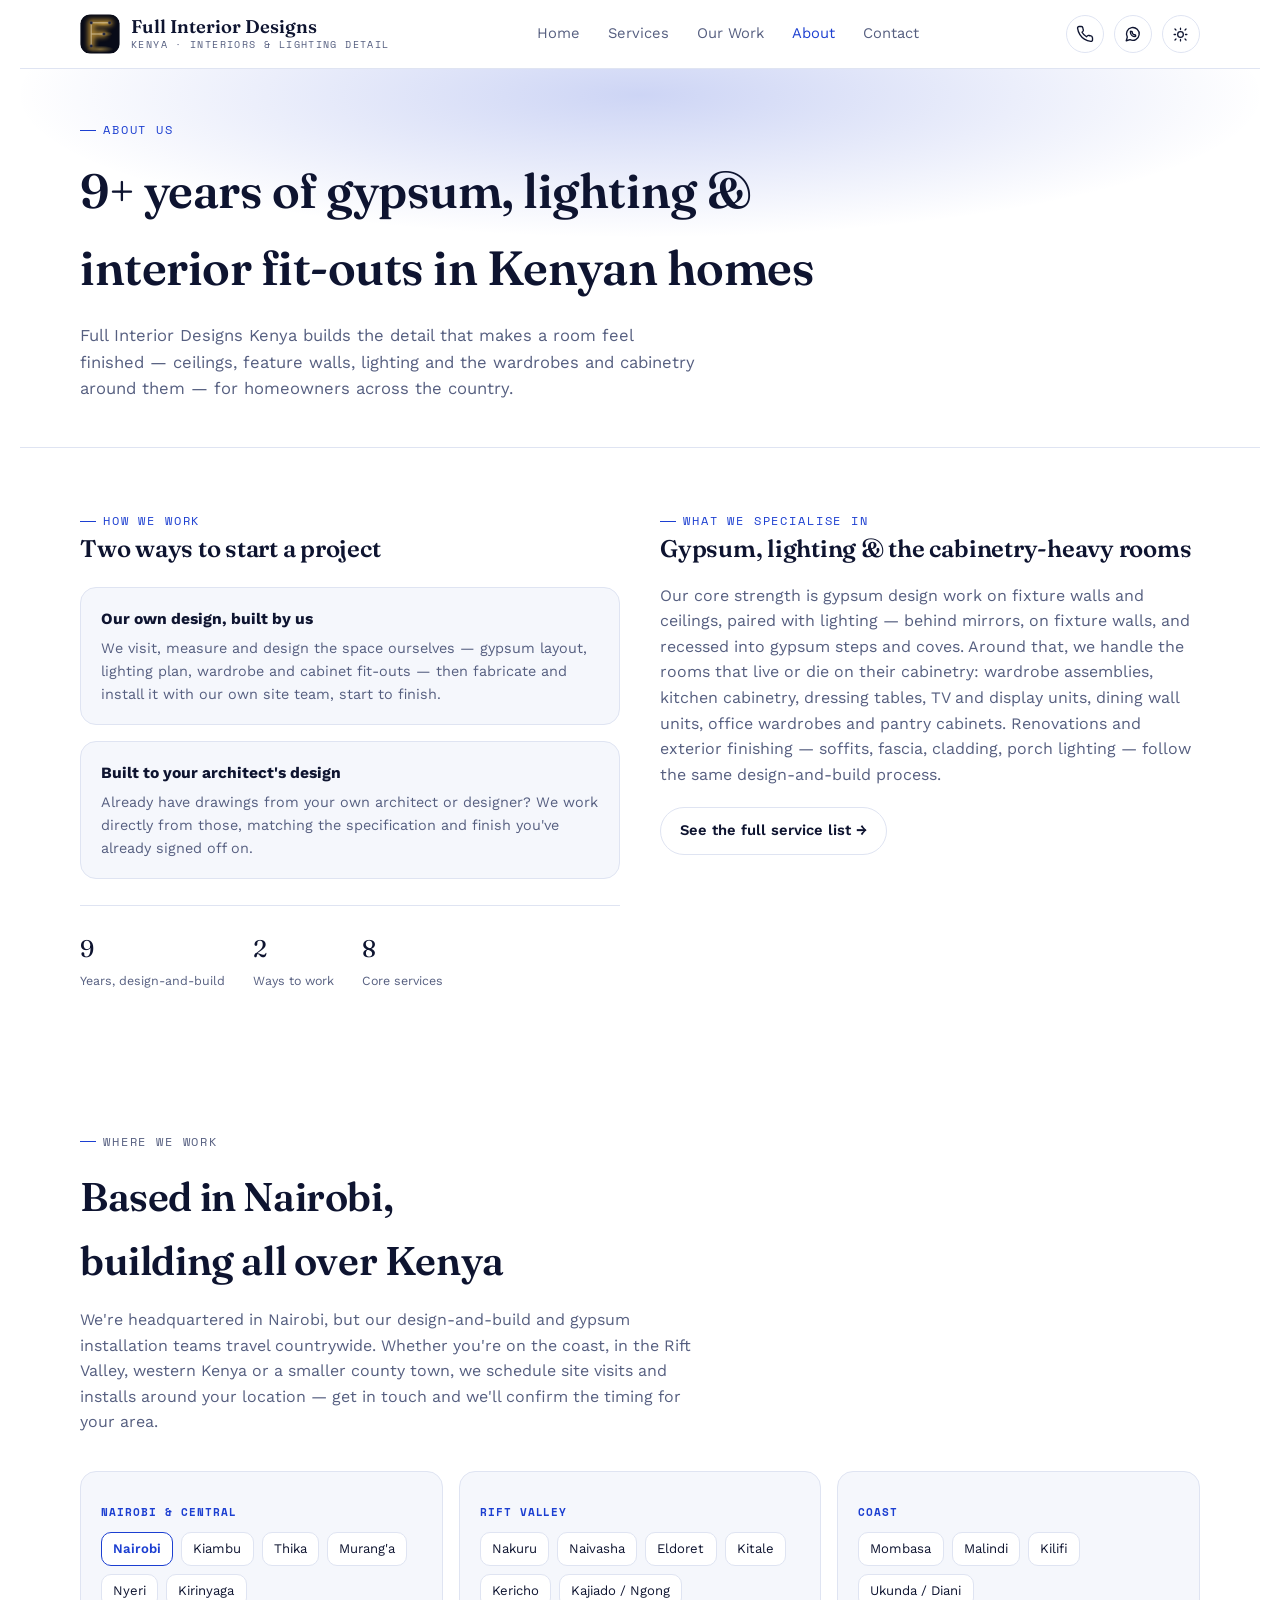
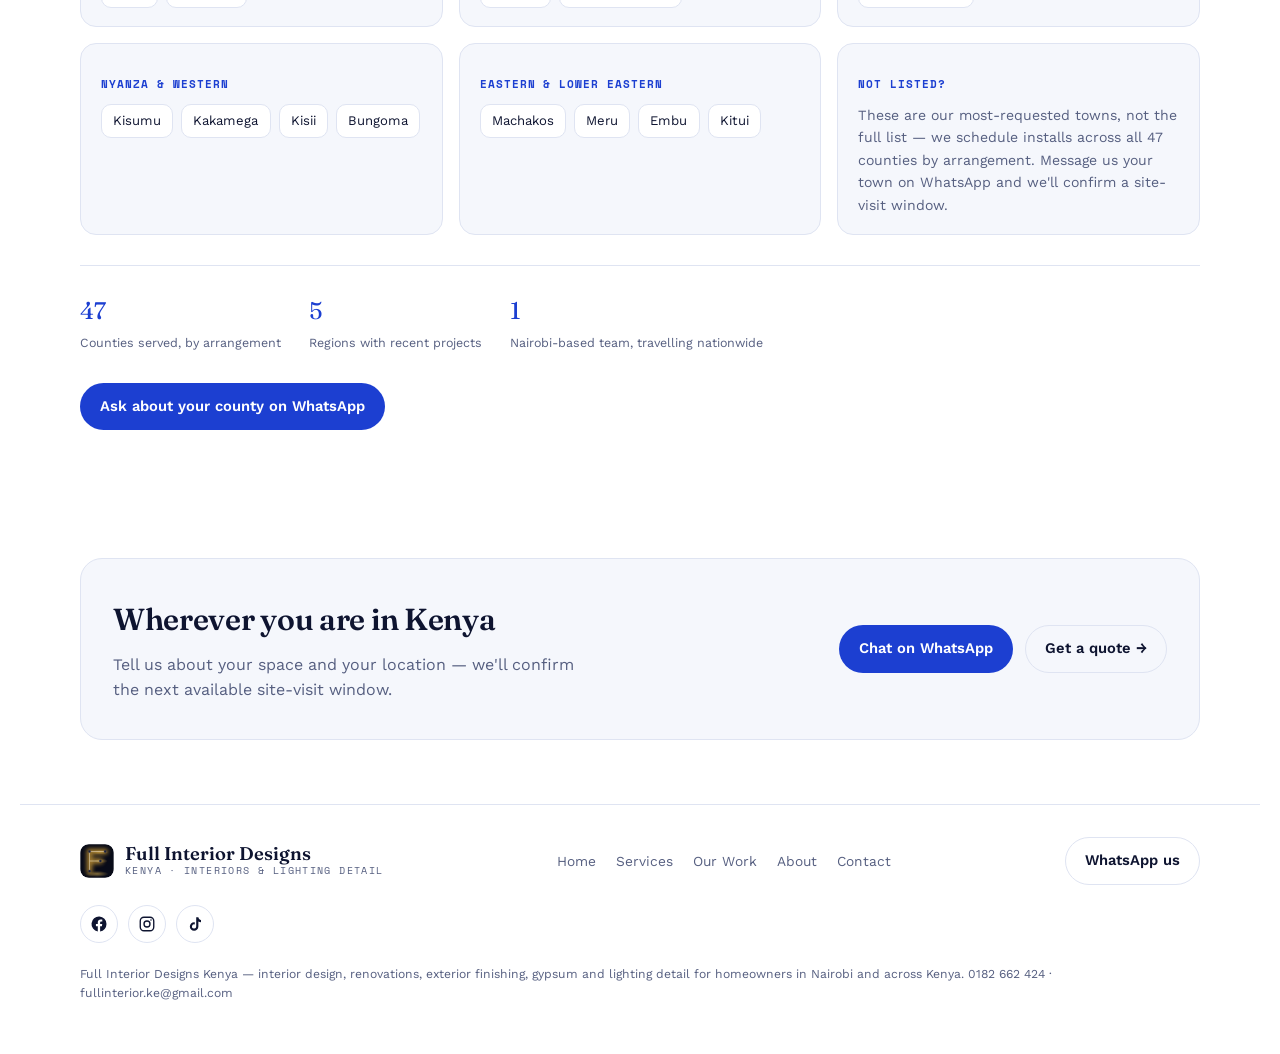
<file: about.html>
<!doctype html>
<html lang="en">
<head>
<meta charset="UTF-8">
<meta name="viewport" content="width=device-width, initial-scale=1.0">
<title>About — Full Interior Designs Kenya</title>
<!-- Google tag (gtag.js) -->
<script async src="https://www.googletagmanager.com/gtag/js?id=AW-18522093896"></script>
<script>
  window.dataLayer = window.dataLayer || [];
  function gtag(){dataLayer.push(arguments);}
  gtag('js', new Date());

  gtag('config', 'AW-18522093896');
</script>
<!-- Meta Pixel Code -->
<script>
!function(f,b,e,v,n,t,s)
{if(f.fbq)return;n=f.fbq=function(){n.callMethod?
n.callMethod.apply(n,arguments):n.queue.push(arguments)};
if(!f._fbq)f._fbq=n;n.push=n;n.loaded=!0;n.version='2.0';
n.queue=[];t=b.createElement(e);t.async=!0;
t.src=v;s=b.getElementsByTagName(e)[0];
s.parentNode.insertBefore(t,s)}(window,document,'script',
'https://connect.facebook.net/en_US/fbevents.js');
 fbq('init', '1628887175398166'); 
fbq('track', 'PageView');
</script>
<noscript>
 <img height="1" width="1" 
src="https://www.facebook.com/tr?id=1628887175398166&ev=PageView
&noscript=1"/>
</noscript>
<!-- End Meta Pixel Code -->
<script>
  (function(){
    try{
      var t = localStorage.getItem('fidk-theme');
      document.documentElement.setAttribute('data-theme', t === 'dark' ? 'dark' : 'light');
    }catch(e){
      document.documentElement.setAttribute('data-theme','light');
    }
  })();
</script>
<link rel="preconnect" href="https://fonts.googleapis.com">
<link rel="preconnect" href="https://fonts.gstatic.com" crossorigin>
<link href="https://fonts.googleapis.com/css2?family=Fraunces:ital,opsz,wght@0,9..144,300;0,9..144,500;0,9..144,600;1,9..144,500&family=Work+Sans:wght@400;500;600&family=Space+Mono:wght@400;700&display=swap" rel="stylesheet">
<link rel="stylesheet" href="styles.css">
<meta name="description" content="9+ years of design-and-build gypsum, lighting and interior fit-out work. Based in Nairobi, Full Interior Designs Kenya serves all 47 counties across Kenya.">
<meta name="robots" content="index, follow">
<meta name="theme-color" content="#1c3fd1">
<link rel="canonical" href="https://www.fullinteriordesigns.co.ke/about.html">
<link rel="icon" href="/favicon.ico" sizes="48x48">
<link rel="icon" type="image/svg+xml" href="/favicon.svg">
<link rel="icon" type="image/png" sizes="192x192" href="/favicon-192.png">
<link rel="apple-touch-icon" href="/apple-touch-icon.png">

<meta property="og:type" content="website">
<meta property="og:site_name" content="Full Interior Designs Kenya">
<meta property="og:title" content="About — Full Interior Designs Kenya">
<meta property="og:description" content="9+ years of design-and-build gypsum, lighting and interior fit-out work. Based in Nairobi, Full Interior Designs Kenya serves all 47 counties across Kenya.">
<meta property="og:url" content="https://www.fullinteriordesigns.co.ke/about.html">
<meta property="og:image" content="https://www.fullinteriordesigns.co.ke/images/living-room-feature-wall.jpg">
<meta property="og:locale" content="en_KE">

<meta name="twitter:card" content="summary_large_image">
<meta name="twitter:title" content="About — Full Interior Designs Kenya">
<meta name="twitter:description" content="9+ years of design-and-build gypsum, lighting and interior fit-out work. Based in Nairobi, Full Interior Designs Kenya serves all 47 counties across Kenya.">
<meta name="twitter:image" content="https://www.fullinteriordesigns.co.ke/images/living-room-feature-wall.jpg">

<script type="application/ld+json">
{
  "@context": "https://schema.org",
  "@type": "HomeAndConstructionBusiness",
  "name": "Full Interior Designs Kenya",
  "image": "https://www.fullinteriordesigns.co.ke/images/gypsum-feature-wall.jpg",
  "url": "https://www.fullinteriordesigns.co.ke",
  "telephone": "+254182662424",
  "email": "fullinterior.ke@gmail.com",
  "priceRange": "$$",
  "description": "Interior design, renovations, exterior finishing, gypsum ceilings and feature walls, recessed and mirror lighting, wardrobe assemblies and kitchen cabinet fit-outs for homeowners across Kenya.",
  "address": {
    "@type": "PostalAddress",
    "addressLocality": "Nairobi",
    "addressCountry": "KE"
  },
  "areaServed": {
    "@type": "Country",
    "name": "Kenya"
  },
  "sameAs": ["https://www.instagram.com/full.interior.designs/", "https://www.tiktok.com/@full.interior.designs", "https://www.facebook.com/share/1GZh3CwdiK/"]
}
</script>
</head>
<body>

<nav class="nav" id="nav">
  <div class="nav-row wrap">
    <a class="brand" href="index.html">
      <span class="logo-mark" aria-hidden="true">
        <svg viewBox="0 0 100 100" role="img">
          <defs>
            <linearGradient id="ledCore" x1="0%" y1="0%" x2="100%" y2="100%">
              <stop offset="0%" stop-color="#fff3cf"/>
              <stop offset="45%" stop-color="#ffd166"/>
              <stop offset="100%" stop-color="#c8922e"/>
            </linearGradient>
            <radialGradient id="ledGlow" cx="50%" cy="50%" r="50%">
              <stop offset="0%" stop-color="#ffcf5c" stop-opacity="0.9"/>
              <stop offset="100%" stop-color="#ffcf5c" stop-opacity="0"/>
            </radialGradient>
            <filter id="softBlur" x="-60%" y="-60%" width="220%" height="220%">
              <feGaussianBlur stdDeviation="4.2"/>
            </filter>
            <filter id="bigBlur" x="-80%" y="-80%" width="260%" height="260%">
              <feGaussianBlur stdDeviation="7"/>
            </filter>
          </defs>
          <rect x="1" y="1" width="98" height="98" rx="22" fill="#080b18"/>
          <ellipse cx="50" cy="88" rx="34" ry="9" fill="url(#ledGlow)" opacity="0.55"/>
          <ellipse cx="62" cy="50" rx="20" ry="7" fill="url(#ledGlow)" opacity="0.4"/>
          <ellipse cx="58" cy="24" rx="26" ry="7" fill="url(#ledGlow)" opacity="0.45"/>
          <g filter="url(#bigBlur)" stroke="#f6b93b" stroke-linecap="round" fill="none" opacity="0.65">
            <path d="M28,22 L28,80" stroke-width="16"/>
            <path d="M28,22 L74,22" stroke-width="16"/>
            <path d="M28,50 L60,50" stroke-width="16"/>
          </g>
          <g stroke-linecap="round" fill="none">
            <path d="M28,22 L28,80" stroke="url(#ledCore)" stroke-width="7" filter="url(#softBlur)" opacity="0.9"/>
            <path d="M28,22 L28,80" stroke="url(#ledCore)" stroke-width="5"/>
            <path d="M28,22 L74,22" stroke="url(#ledCore)" stroke-width="7" filter="url(#softBlur)" opacity="0.9"/>
            <path d="M28,22 L74,22" stroke="url(#ledCore)" stroke-width="5"/>
            <path d="M28,50 L60,50" stroke="url(#ledCore)" stroke-width="7" filter="url(#softBlur)" opacity="0.9"/>
            <path d="M28,50 L60,50" stroke="url(#ledCore)" stroke-width="5"/>
          </g>
          <g stroke="#fff8e6" stroke-linecap="round" fill="none" opacity="0.85">
            <path d="M28,24 L28,78" stroke-width="1.6"/>
            <path d="M30,22 L72,22" stroke-width="1.6"/>
            <path d="M30,50 L58,50" stroke-width="1.6"/>
          </g>
          <g fill="#1c2136" stroke="#3a4066" stroke-width="1">
            <circle cx="28" cy="22" r="3.4"/>
            <circle cx="28" cy="80" r="3.4"/>
            <circle cx="74" cy="22" r="3.4"/>
            <circle cx="60" cy="50" r="3.4"/>
          </g>
        </svg>
      </span>
      <span class="brand-text">
        <strong>Full Interior Designs</strong>
        <span>Kenya · Interiors &amp; Lighting Detail</span>
      </span>
    </a>
    <ul class="nav-links">
      <li><a href="index.html">Home</a></li>
      <li><a href="services.html">Services</a></li>
      <li><a href="work.html">Our Work</a></li>
      <li><a href="about.html" aria-current="page">About</a></li>
      <li><a href="contact.html">Contact</a></li>
    </ul>
    <div class="nav-actions">
      <a class="icon-btn" href="tel:+254182662424" aria-label="Call Full Interior Designs Kenya">
        <svg width="18" height="18" viewBox="0 0 24 24" fill="none" stroke="currentColor" stroke-width="1.8" stroke-linecap="round" stroke-linejoin="round"><path d="M22 16.9v3a2 2 0 0 1-2.2 2 19.8 19.8 0 0 1-8.6-3.1 19.5 19.5 0 0 1-6-6A19.8 19.8 0 0 1 2.1 4.2 2 2 0 0 1 4.1 2h3a2 2 0 0 1 2 1.7c.1.9.3 1.8.6 2.7a2 2 0 0 1-.5 2.1L8 9.7a16 16 0 0 0 6 6l1.2-1.2a2 2 0 0 1 2.1-.5c.9.3 1.8.5 2.7.6a2 2 0 0 1 1.7 2z"/></svg>
      </a>
      <a class="icon-btn" href="https://wa.me/254182662424" target="_blank" rel="noopener" aria-label="Chat on WhatsApp">
        <svg width="18" height="18" viewBox="0 0 24 24" fill="none" stroke="currentColor" stroke-width="1.8" stroke-linecap="round" stroke-linejoin="round"><path d="M3 21l1.4-4.9A8.5 8.5 0 1 1 8 19.5z"/><path d="M8.5 9.2c0 3.6 2.7 6.3 6.3 6.3.6 0 .9-.4.8-1l-.3-1.1a.9.9 0 0 0-.9-.6l-1.1.2a5 5 0 0 1-2.3-2.3l.2-1.1a.9.9 0 0 0-.6-.9L9.5 8.4c-.6-.1-1 .2-1 .8z"/></svg>
      </a>
      <button class="icon-btn theme-toggle" id="themeToggle" aria-label="Switch to white mode" type="button">
        <svg class="sun" viewBox="0 0 24 24" fill="none" stroke="currentColor" stroke-width="1.8" stroke-linecap="round" stroke-linejoin="round"><circle cx="12" cy="12" r="4"/><path d="M12 3v2M12 19v2M4.2 4.2l1.4 1.4M18.4 18.4l1.4 1.4M3 12h2M19 12h2M4.2 19.8l1.4-1.4M18.4 5.6l1.4-1.4"/></svg>
        <svg class="moon" viewBox="0 0 24 24" fill="none" stroke="currentColor" stroke-width="1.8" stroke-linecap="round" stroke-linejoin="round"><path d="M20 14.5A8.5 8.5 0 1 1 9.5 4a7 7 0 0 0 10.5 10.5z"/></svg>
      </button>
      <button class="menu-toggle" id="menuToggle" aria-label="Toggle menu" aria-expanded="false">
        <svg width="18" height="18" viewBox="0 0 24 24" fill="none" stroke="currentColor" stroke-width="1.8" stroke-linecap="round"><path d="M4 7h16M4 12h16M4 17h16"/></svg>
      </button>
    </div>
  </div>
</nav>

<main>

  <section class="page-header">
    <div class="hero-glow" aria-hidden="true"></div>
    <div class="wrap">
      <p class="eyebrow">About us</p>
      <h1><span class="years-count">9</span>+ years of gypsum, lighting &amp; interior fit-outs in Kenyan homes</h1>
      <p class="lead">Full Interior Designs Kenya builds the detail that makes a room feel finished — ceilings, feature walls, lighting and the wardrobes and cabinetry around them — for homeowners across the country.</p>
    </div>
  </section>

  <section id="story">
    <div class="wrap story">
      <div>
        <p class="eyebrow">How we work</p>
        <h2>Two ways to start a project</h2>
        <ul class="way-list">
          <li>
            <h4>Our own design, built by us</h4>
            <p>We visit, measure and design the space ourselves — gypsum layout, lighting plan, wardrobe and cabinet fit-outs — then fabricate and install it with our own site team, start to finish.</p>
          </li>
          <li>
            <h4>Built to your architect's design</h4>
            <p>Already have drawings from your own architect or designer? We work directly from those, matching the specification and finish you've already signed off on.</p>
          </li>
        </ul>
        <div class="stat-row">
          <div><span class="num mono years-count">9</span><span class="lbl">Years, design-and-build</span></div>
          <div><span class="num mono">2</span><span class="lbl">Ways to work</span></div>
          <div><span class="num mono">8</span><span class="lbl">Core services</span></div>
        </div>
      </div>
      <div>
        <p class="eyebrow">What we specialise in</p>
        <h2>Gypsum, lighting &amp; the cabinetry-heavy rooms</h2>
        <p style="margin-top:14px;color:var(--ink-soft);">Our core strength is gypsum design work on fixture walls and ceilings, paired with lighting — behind mirrors, on fixture walls, and recessed into gypsum steps and coves. Around that, we handle the rooms that live or die on their cabinetry: wardrobe assemblies, kitchen cabinetry, dressing tables, TV and display units, dining wall units, office wardrobes and pantry cabinets. Renovations and exterior finishing — soffits, fascia, cladding, porch lighting — follow the same design-and-build process.</p>
        <div style="margin-top:20px;">
          <a class="btn btn-ghost" href="services.html">See the full service list →</a>
        </div>
      </div>
    </div>
  </section>

  <section id="coverage">
    <div class="wrap coverage-full">
      <div class="section-head">
        <p class="eyebrow">Where we work</p>
        <h2>Based in Nairobi, building all over Kenya</h2>
        <p>We're headquartered in Nairobi, but our design-and-build and gypsum installation teams travel countrywide. Whether you're on the coast, in the Rift Valley, western Kenya or a smaller county town, we schedule site visits and installs around your location — get in touch and we'll confirm the timing for your area.</p>
      </div>

      <div class="region-grid">
        <div class="region-card">
          <h4>Nairobi &amp; Central</h4>
          <div class="town-list">
            <span class="town primary">Nairobi</span>
            <span class="town">Kiambu</span>
            <span class="town">Thika</span>
            <span class="town">Murang'a</span>
            <span class="town">Nyeri</span>
            <span class="town">Kirinyaga</span>
          </div>
        </div>
        <div class="region-card">
          <h4>Rift Valley</h4>
          <div class="town-list">
            <span class="town">Nakuru</span>
            <span class="town">Naivasha</span>
            <span class="town">Eldoret</span>
            <span class="town">Kitale</span>
            <span class="town">Kericho</span>
            <span class="town">Kajiado / Ngong</span>
          </div>
        </div>
        <div class="region-card">
          <h4>Coast</h4>
          <div class="town-list">
            <span class="town">Mombasa</span>
            <span class="town">Malindi</span>
            <span class="town">Kilifi</span>
            <span class="town">Ukunda / Diani</span>
          </div>
        </div>
        <div class="region-card">
          <h4>Nyanza &amp; Western</h4>
          <div class="town-list">
            <span class="town">Kisumu</span>
            <span class="town">Kakamega</span>
            <span class="town">Kisii</span>
            <span class="town">Bungoma</span>
          </div>
        </div>
        <div class="region-card">
          <h4>Eastern &amp; Lower Eastern</h4>
          <div class="town-list">
            <span class="town">Machakos</span>
            <span class="town">Meru</span>
            <span class="town">Embu</span>
            <span class="town">Kitui</span>
          </div>
        </div>
        <div class="region-card">
          <h4>Not listed?</h4>
          <p style="color:var(--ink-soft);font-size:.88rem;">These are our most-requested towns, not the full list — we schedule installs across all 47 counties by arrangement. Message us your town on WhatsApp and we'll confirm a site-visit window.</p>
        </div>
      </div>

      <div class="coverage-stats">
        <div><span class="num">47</span><span class="lbl">Counties served, by arrangement</span></div>
        <div><span class="num">5</span><span class="lbl">Regions with recent projects</span></div>
        <div><span class="num">1</span><span class="lbl">Nairobi-based team, travelling nationwide</span></div>
      </div>

      <div style="margin-top:30px;">
        <a class="btn btn-accent" href="https://wa.me/254182662424?text=Hi%2C%20I%27m%20in%20___%20county%20and%20interested%20in%20___." target="_blank" rel="noopener">Ask about your county on WhatsApp</a>
      </div>
    </div>
  </section>

  <section id="cta">
    <div class="wrap">
      <div class="cta-band">
        <div>
          <h2>Wherever you are in Kenya</h2>
          <p>Tell us about your space and your location — we'll confirm the next available site-visit window.</p>
        </div>
        <div class="cta-actions">
          <a class="btn btn-accent" href="https://wa.me/254182662424?text=Hi%20Full%20Interior%20Designs%2C%20I%27d%20like%20a%20quote." target="_blank" rel="noopener">Chat on WhatsApp</a>
          <a class="btn btn-ghost" href="contact.html">Get a quote →</a>
        </div>
      </div>
    </div>
  </section>

</main>

<footer>
  <div class="wrap">
    <div class="foot-row">
      <a class="brand" href="index.html">
        <span class="logo-mark" aria-hidden="true">
        <svg viewBox="0 0 100 100" role="img">
          <defs>
            <linearGradient id="ledCore" x1="0%" y1="0%" x2="100%" y2="100%">
              <stop offset="0%" stop-color="#fff3cf"/>
              <stop offset="45%" stop-color="#ffd166"/>
              <stop offset="100%" stop-color="#c8922e"/>
            </linearGradient>
            <radialGradient id="ledGlow" cx="50%" cy="50%" r="50%">
              <stop offset="0%" stop-color="#ffcf5c" stop-opacity="0.9"/>
              <stop offset="100%" stop-color="#ffcf5c" stop-opacity="0"/>
            </radialGradient>
            <filter id="softBlur" x="-60%" y="-60%" width="220%" height="220%">
              <feGaussianBlur stdDeviation="4.2"/>
            </filter>
            <filter id="bigBlur" x="-80%" y="-80%" width="260%" height="260%">
              <feGaussianBlur stdDeviation="7"/>
            </filter>
          </defs>
          <rect x="1" y="1" width="98" height="98" rx="22" fill="#080b18"/>
          <ellipse cx="50" cy="88" rx="34" ry="9" fill="url(#ledGlow)" opacity="0.55"/>
          <ellipse cx="62" cy="50" rx="20" ry="7" fill="url(#ledGlow)" opacity="0.4"/>
          <ellipse cx="58" cy="24" rx="26" ry="7" fill="url(#ledGlow)" opacity="0.45"/>
          <g filter="url(#bigBlur)" stroke="#f6b93b" stroke-linecap="round" fill="none" opacity="0.65">
            <path d="M28,22 L28,80" stroke-width="16"/>
            <path d="M28,22 L74,22" stroke-width="16"/>
            <path d="M28,50 L60,50" stroke-width="16"/>
          </g>
          <g stroke-linecap="round" fill="none">
            <path d="M28,22 L28,80" stroke="url(#ledCore)" stroke-width="7" filter="url(#softBlur)" opacity="0.9"/>
            <path d="M28,22 L28,80" stroke="url(#ledCore)" stroke-width="5"/>
            <path d="M28,22 L74,22" stroke="url(#ledCore)" stroke-width="7" filter="url(#softBlur)" opacity="0.9"/>
            <path d="M28,22 L74,22" stroke="url(#ledCore)" stroke-width="5"/>
            <path d="M28,50 L60,50" stroke="url(#ledCore)" stroke-width="7" filter="url(#softBlur)" opacity="0.9"/>
            <path d="M28,50 L60,50" stroke="url(#ledCore)" stroke-width="5"/>
          </g>
          <g stroke="#fff8e6" stroke-linecap="round" fill="none" opacity="0.85">
            <path d="M28,24 L28,78" stroke-width="1.6"/>
            <path d="M30,22 L72,22" stroke-width="1.6"/>
            <path d="M30,50 L58,50" stroke-width="1.6"/>
          </g>
          <g fill="#1c2136" stroke="#3a4066" stroke-width="1">
            <circle cx="28" cy="22" r="3.4"/>
            <circle cx="28" cy="80" r="3.4"/>
            <circle cx="74" cy="22" r="3.4"/>
            <circle cx="60" cy="50" r="3.4"/>
          </g>
        </svg>
      </span>
        <span class="brand-text">
          <strong>Full Interior Designs</strong>
          <span>Kenya · Interiors &amp; Lighting Detail</span>
        </span>
      </a>
      <ul class="foot-links">
        <li><a href="index.html">Home</a></li>
        <li><a href="services.html">Services</a></li>
        <li><a href="work.html">Our Work</a></li>
        <li><a href="about.html">About</a></li>
        <li><a href="contact.html">Contact</a></li>
      </ul>
      <a class="btn btn-ghost" href="https://wa.me/254182662424" target="_blank" rel="noopener">WhatsApp us</a>
    </div>
    <div class="foot-social">
      <a class="icon-btn" href="https://www.facebook.com/share/1GZh3CwdiK/" target="_blank" rel="noopener me" aria-label="Facebook" title="Facebook">
        <svg width="18" height="18" viewBox="0 0 24 24" fill="currentColor"><path d="M22 12a10 10 0 1 0-11.6 9.9v-7H7.9V12h2.5V9.8c0-2.5 1.5-3.9 3.8-3.9 1.1 0 2.2.2 2.2.2v2.4h-1.3c-1.2 0-1.6.8-1.6 1.6V12h2.8l-.4 2.9h-2.4v7A10 10 0 0 0 22 12z"/></svg>
      </a>
      <a class="icon-btn" href="https://www.instagram.com/full.interior.designs/" target="_blank" rel="noopener me" aria-label="Instagram" title="Instagram">
        <svg width="18" height="18" viewBox="0 0 24 24" fill="none" stroke="currentColor" stroke-width="1.8" stroke-linecap="round" stroke-linejoin="round"><rect x="3" y="3" width="18" height="18" rx="5"/><circle cx="12" cy="12" r="4"/><circle cx="17.3" cy="6.7" r="1" fill="currentColor" stroke="none"/></svg>
      </a>
      <a class="icon-btn" href="https://www.tiktok.com/@full.interior.designs" target="_blank" rel="noopener me" aria-label="TikTok" title="TikTok">
        <svg width="18" height="18" viewBox="0 0 24 24" fill="currentColor"><path d="M16.5 3c.3 1.9 1.6 3.4 3.5 3.8v2.9a6.6 6.6 0 0 1-3.5-1v6.6a5.7 5.7 0 1 1-5.7-5.7c.3 0 .6 0 .9.1v2.9a2.8 2.8 0 1 0 1.9 2.7V3z"/></svg>
      </a>
    </div>
    <p class="fineprint">Full Interior Designs Kenya — interior design, renovations, exterior finishing, gypsum and lighting detail for homeowners in Nairobi and across Kenya. 0182 662 424 · fullinterior.ke@gmail.com</p>
  </div>
</footer>

<script src="script.js"></script>
</body>
</html>
</file>
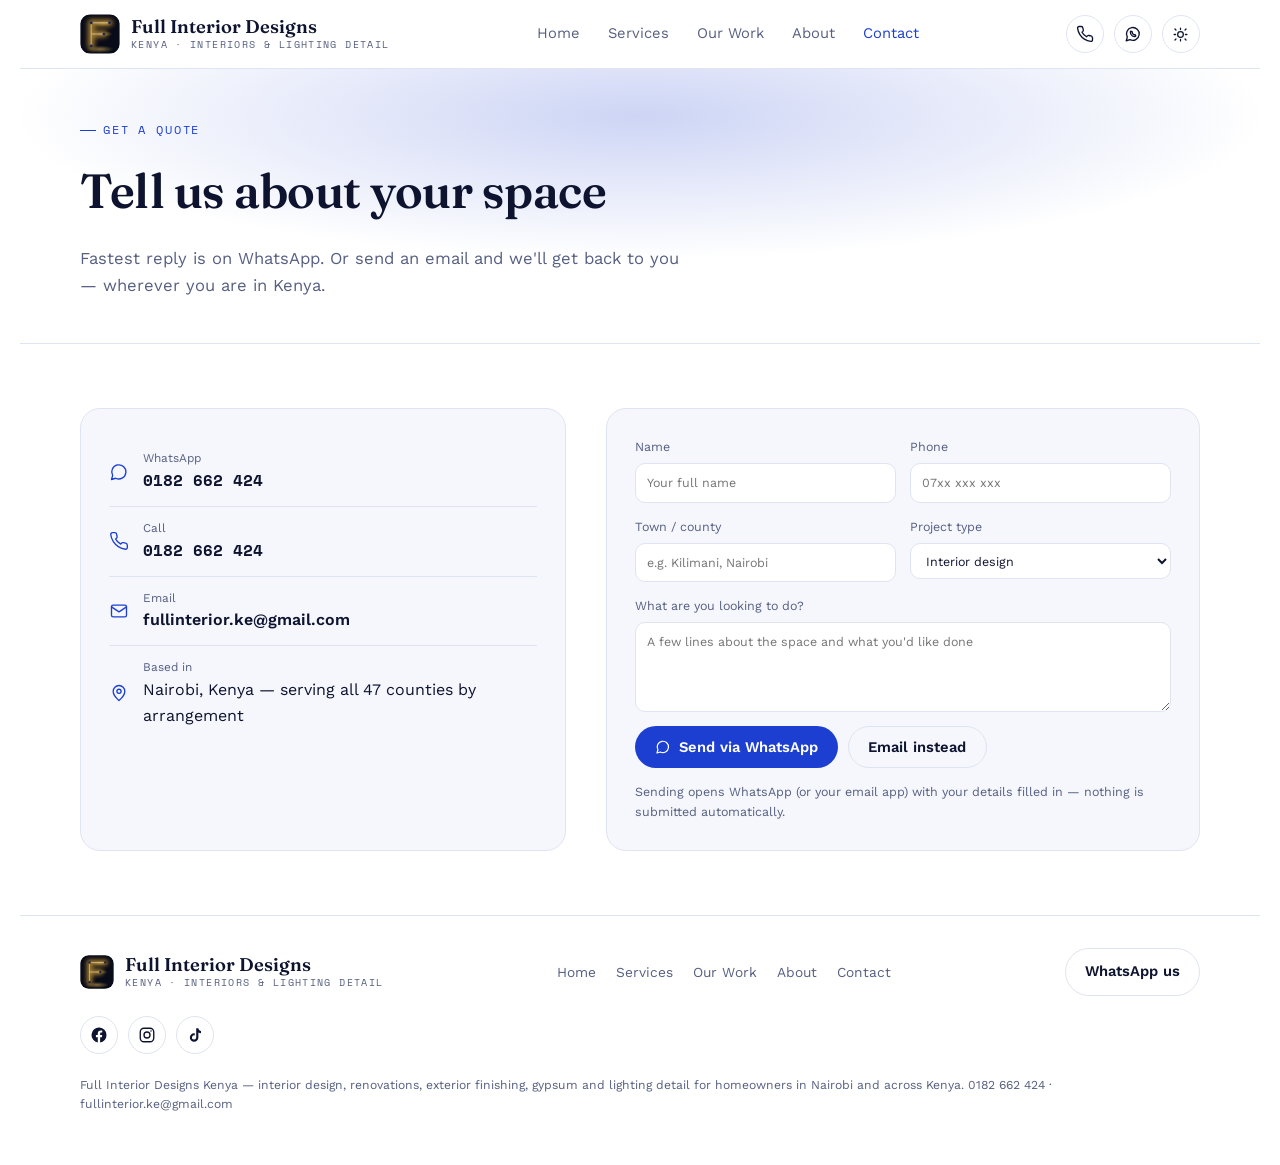
<file: contact.html>
<!doctype html>
<html lang="en">
<head>
<meta charset="UTF-8">
<meta name="viewport" content="width=device-width, initial-scale=1.0">
<title>Contact — Full Interior Designs Kenya</title>
<!-- Google tag (gtag.js) -->
<script async src="https://www.googletagmanager.com/gtag/js?id=AW-18522093896"></script>
<script>
  window.dataLayer = window.dataLayer || [];
  function gtag(){dataLayer.push(arguments);}
  gtag('js', new Date());

  gtag('config', 'AW-18522093896');
</script>
<!-- Meta Pixel Code -->
<script>
!function(f,b,e,v,n,t,s)
{if(f.fbq)return;n=f.fbq=function(){n.callMethod?
n.callMethod.apply(n,arguments):n.queue.push(arguments)};
if(!f._fbq)f._fbq=n;n.push=n;n.loaded=!0;n.version='2.0';
n.queue=[];t=b.createElement(e);t.async=!0;
t.src=v;s=b.getElementsByTagName(e)[0];
s.parentNode.insertBefore(t,s)}(window,document,'script',
'https://connect.facebook.net/en_US/fbevents.js');
 fbq('init', '1628887175398166'); 
fbq('track', 'PageView');
</script>
<noscript>
 <img height="1" width="1" 
src="https://www.facebook.com/tr?id=1628887175398166&ev=PageView
&noscript=1"/>
</noscript>
<!-- End Meta Pixel Code -->
<script>
  (function(){
    try{
      var t = localStorage.getItem('fidk-theme');
      document.documentElement.setAttribute('data-theme', t === 'dark' ? 'dark' : 'light');
    }catch(e){
      document.documentElement.setAttribute('data-theme','light');
    }
  })();
</script>
<link rel="preconnect" href="https://fonts.googleapis.com">
<link rel="preconnect" href="https://fonts.gstatic.com" crossorigin>
<link href="https://fonts.googleapis.com/css2?family=Fraunces:ital,opsz,wght@0,9..144,300;0,9..144,500;0,9..144,600;1,9..144,500&family=Work+Sans:wght@400;500;600&family=Space+Mono:wght@400;700&display=swap" rel="stylesheet">
<link rel="stylesheet" href="styles.css">
<meta name="description" content="Get a free interior design, gypsum, lighting or renovation quote from Full Interior Designs Kenya. WhatsApp 0182 662 424 or email fullinterior.ke@gmail.com — wherever you are in Kenya.">
<meta name="robots" content="index, follow">
<meta name="theme-color" content="#1c3fd1">
<link rel="canonical" href="https://www.fullinteriordesigns.co.ke/contact.html">
<link rel="icon" href="/favicon.ico" sizes="48x48">
<link rel="icon" type="image/svg+xml" href="/favicon.svg">
<link rel="icon" type="image/png" sizes="192x192" href="/favicon-192.png">
<link rel="apple-touch-icon" href="/apple-touch-icon.png">

<meta property="og:type" content="website">
<meta property="og:site_name" content="Full Interior Designs Kenya">
<meta property="og:title" content="Contact — Full Interior Designs Kenya">
<meta property="og:description" content="Get a free interior design, gypsum, lighting or renovation quote from Full Interior Designs Kenya. WhatsApp 0182 662 424 or email fullinterior.ke@gmail.com — wherever you are in Kenya.">
<meta property="og:url" content="https://www.fullinteriordesigns.co.ke/contact.html">
<meta property="og:image" content="https://www.fullinteriordesigns.co.ke/images/backlit-mirror-vanity.jpg">
<meta property="og:locale" content="en_KE">

<meta name="twitter:card" content="summary_large_image">
<meta name="twitter:title" content="Contact — Full Interior Designs Kenya">
<meta name="twitter:description" content="Get a free interior design, gypsum, lighting or renovation quote from Full Interior Designs Kenya. WhatsApp 0182 662 424 or email fullinterior.ke@gmail.com — wherever you are in Kenya.">
<meta name="twitter:image" content="https://www.fullinteriordesigns.co.ke/images/backlit-mirror-vanity.jpg">

<script type="application/ld+json">
{
  "@context": "https://schema.org",
  "@type": "HomeAndConstructionBusiness",
  "name": "Full Interior Designs Kenya",
  "image": "https://www.fullinteriordesigns.co.ke/images/gypsum-feature-wall.jpg",
  "url": "https://www.fullinteriordesigns.co.ke",
  "telephone": "+254182662424",
  "email": "fullinterior.ke@gmail.com",
  "priceRange": "$$",
  "description": "Interior design, renovations, exterior finishing, gypsum ceilings and feature walls, recessed and mirror lighting, wardrobe assemblies and kitchen cabinet fit-outs for homeowners across Kenya.",
  "address": {
    "@type": "PostalAddress",
    "addressLocality": "Nairobi",
    "addressCountry": "KE"
  },
  "areaServed": {
    "@type": "Country",
    "name": "Kenya"
  },
  "sameAs": ["https://www.instagram.com/full.interior.designs/", "https://www.tiktok.com/@full.interior.designs", "https://www.facebook.com/share/1GZh3CwdiK/"]
}
</script>
</head>
<body>

<nav class="nav" id="nav">
  <div class="nav-row wrap">
    <a class="brand" href="index.html">
      <span class="logo-mark" aria-hidden="true">
        <svg viewBox="0 0 100 100" role="img">
          <defs>
            <linearGradient id="ledCore" x1="0%" y1="0%" x2="100%" y2="100%">
              <stop offset="0%" stop-color="#fff3cf"/>
              <stop offset="45%" stop-color="#ffd166"/>
              <stop offset="100%" stop-color="#c8922e"/>
            </linearGradient>
            <radialGradient id="ledGlow" cx="50%" cy="50%" r="50%">
              <stop offset="0%" stop-color="#ffcf5c" stop-opacity="0.9"/>
              <stop offset="100%" stop-color="#ffcf5c" stop-opacity="0"/>
            </radialGradient>
            <filter id="softBlur" x="-60%" y="-60%" width="220%" height="220%">
              <feGaussianBlur stdDeviation="4.2"/>
            </filter>
            <filter id="bigBlur" x="-80%" y="-80%" width="260%" height="260%">
              <feGaussianBlur stdDeviation="7"/>
            </filter>
          </defs>
          <rect x="1" y="1" width="98" height="98" rx="22" fill="#080b18"/>
          <ellipse cx="50" cy="88" rx="34" ry="9" fill="url(#ledGlow)" opacity="0.55"/>
          <ellipse cx="62" cy="50" rx="20" ry="7" fill="url(#ledGlow)" opacity="0.4"/>
          <ellipse cx="58" cy="24" rx="26" ry="7" fill="url(#ledGlow)" opacity="0.45"/>
          <g filter="url(#bigBlur)" stroke="#f6b93b" stroke-linecap="round" fill="none" opacity="0.65">
            <path d="M28,22 L28,80" stroke-width="16"/>
            <path d="M28,22 L74,22" stroke-width="16"/>
            <path d="M28,50 L60,50" stroke-width="16"/>
          </g>
          <g stroke-linecap="round" fill="none">
            <path d="M28,22 L28,80" stroke="url(#ledCore)" stroke-width="7" filter="url(#softBlur)" opacity="0.9"/>
            <path d="M28,22 L28,80" stroke="url(#ledCore)" stroke-width="5"/>
            <path d="M28,22 L74,22" stroke="url(#ledCore)" stroke-width="7" filter="url(#softBlur)" opacity="0.9"/>
            <path d="M28,22 L74,22" stroke="url(#ledCore)" stroke-width="5"/>
            <path d="M28,50 L60,50" stroke="url(#ledCore)" stroke-width="7" filter="url(#softBlur)" opacity="0.9"/>
            <path d="M28,50 L60,50" stroke="url(#ledCore)" stroke-width="5"/>
          </g>
          <g stroke="#fff8e6" stroke-linecap="round" fill="none" opacity="0.85">
            <path d="M28,24 L28,78" stroke-width="1.6"/>
            <path d="M30,22 L72,22" stroke-width="1.6"/>
            <path d="M30,50 L58,50" stroke-width="1.6"/>
          </g>
          <g fill="#1c2136" stroke="#3a4066" stroke-width="1">
            <circle cx="28" cy="22" r="3.4"/>
            <circle cx="28" cy="80" r="3.4"/>
            <circle cx="74" cy="22" r="3.4"/>
            <circle cx="60" cy="50" r="3.4"/>
          </g>
        </svg>
      </span>
      <span class="brand-text">
        <strong>Full Interior Designs</strong>
        <span>Kenya · Interiors &amp; Lighting Detail</span>
      </span>
    </a>
    <ul class="nav-links">
      <li><a href="index.html">Home</a></li>
      <li><a href="services.html">Services</a></li>
      <li><a href="work.html">Our Work</a></li>
      <li><a href="about.html">About</a></li>
      <li><a href="contact.html" aria-current="page">Contact</a></li>
    </ul>
    <div class="nav-actions">
      <a class="icon-btn" href="tel:+254182662424" aria-label="Call Full Interior Designs Kenya">
        <svg width="18" height="18" viewBox="0 0 24 24" fill="none" stroke="currentColor" stroke-width="1.8" stroke-linecap="round" stroke-linejoin="round"><path d="M22 16.9v3a2 2 0 0 1-2.2 2 19.8 19.8 0 0 1-8.6-3.1 19.5 19.5 0 0 1-6-6A19.8 19.8 0 0 1 2.1 4.2 2 2 0 0 1 4.1 2h3a2 2 0 0 1 2 1.7c.1.9.3 1.8.6 2.7a2 2 0 0 1-.5 2.1L8 9.7a16 16 0 0 0 6 6l1.2-1.2a2 2 0 0 1 2.1-.5c.9.3 1.8.5 2.7.6a2 2 0 0 1 1.7 2z"/></svg>
      </a>
      <a class="icon-btn" href="https://wa.me/254182662424" target="_blank" rel="noopener" aria-label="Chat on WhatsApp">
        <svg width="18" height="18" viewBox="0 0 24 24" fill="none" stroke="currentColor" stroke-width="1.8" stroke-linecap="round" stroke-linejoin="round"><path d="M3 21l1.4-4.9A8.5 8.5 0 1 1 8 19.5z"/><path d="M8.5 9.2c0 3.6 2.7 6.3 6.3 6.3.6 0 .9-.4.8-1l-.3-1.1a.9.9 0 0 0-.9-.6l-1.1.2a5 5 0 0 1-2.3-2.3l.2-1.1a.9.9 0 0 0-.6-.9L9.5 8.4c-.6-.1-1 .2-1 .8z"/></svg>
      </a>
      <button class="icon-btn theme-toggle" id="themeToggle" aria-label="Switch to white mode" type="button">
        <svg class="sun" viewBox="0 0 24 24" fill="none" stroke="currentColor" stroke-width="1.8" stroke-linecap="round" stroke-linejoin="round"><circle cx="12" cy="12" r="4"/><path d="M12 3v2M12 19v2M4.2 4.2l1.4 1.4M18.4 18.4l1.4 1.4M3 12h2M19 12h2M4.2 19.8l1.4-1.4M18.4 5.6l1.4-1.4"/></svg>
        <svg class="moon" viewBox="0 0 24 24" fill="none" stroke="currentColor" stroke-width="1.8" stroke-linecap="round" stroke-linejoin="round"><path d="M20 14.5A8.5 8.5 0 1 1 9.5 4a7 7 0 0 0 10.5 10.5z"/></svg>
      </button>
      <button class="menu-toggle" id="menuToggle" aria-label="Toggle menu" aria-expanded="false">
        <svg width="18" height="18" viewBox="0 0 24 24" fill="none" stroke="currentColor" stroke-width="1.8" stroke-linecap="round"><path d="M4 7h16M4 12h16M4 17h16"/></svg>
      </button>
    </div>
  </div>
</nav>

<main>

  <section class="page-header">
    <div class="hero-glow" aria-hidden="true"></div>
    <div class="wrap">
      <p class="eyebrow">Get a quote</p>
      <h1>Tell us about your space</h1>
      <p class="lead">Fastest reply is on WhatsApp. Or send an email and we'll get back to you — wherever you are in Kenya.</p>
    </div>
  </section>

  <section id="contact-main">
    <div class="wrap">
      <div class="contact">
        <div class="contact-card">
          <div class="contact-row">
            <svg viewBox="0 0 24 24" fill="none" stroke-width="1.6" stroke-linecap="round" stroke-linejoin="round"><path d="M3 21l1.4-4.9A8.5 8.5 0 1 1 8 19.5z"/></svg>
            <div><span class="lbl">WhatsApp</span><a href="https://wa.me/254182662424" target="_blank" rel="noopener" class="mono">0182 662 424</a></div>
          </div>
          <div class="contact-row">
            <svg viewBox="0 0 24 24" fill="none" stroke-width="1.6" stroke-linecap="round" stroke-linejoin="round"><path d="M22 16.9v3a2 2 0 0 1-2.2 2 19.8 19.8 0 0 1-8.6-3.1 19.5 19.5 0 0 1-6-6A19.8 19.8 0 0 1 2.1 4.2 2 2 0 0 1 4.1 2h3a2 2 0 0 1 2 1.7c.1.9.3 1.8.6 2.7a2 2 0 0 1-.5 2.1L8 9.7a16 16 0 0 0 6 6l1.2-1.2a2 2 0 0 1 2.1-.5c.9.3 1.8.5 2.7.6a2 2 0 0 1 1.7 2z"/></svg>
            <div><span class="lbl">Call</span><a href="tel:+254182662424" class="mono">0182 662 424</a></div>
          </div>
          <div class="contact-row">
            <svg viewBox="0 0 24 24" fill="none" stroke-width="1.6" stroke-linecap="round" stroke-linejoin="round"><rect x="3" y="5" width="18" height="14" rx="2"/><path d="m3 7 9 6 9-6"/></svg>
            <div><span class="lbl">Email</span><a href="mailto:fullinterior.ke@gmail.com">fullinterior.ke@gmail.com</a></div>
          </div>
          <div class="contact-row">
            <svg viewBox="0 0 24 24" fill="none" stroke-width="1.6" stroke-linecap="round" stroke-linejoin="round"><path d="M12 21s-7-5.7-7-11a7 7 0 0 1 14 0c0 5.3-7 11-7 11z"/><circle cx="12" cy="10" r="2.5"/></svg>
            <div><span class="lbl">Based in</span><span>Nairobi, Kenya — serving all 47 counties by arrangement</span></div>
          </div>
        </div>

        <form id="quoteForm">
          <div class="form-grid">
            <label>Name
              <input type="text" id="f-name" required placeholder="Your full name">
            </label>
            <label>Phone
              <input type="tel" id="f-phone" required placeholder="07xx xxx xxx">
            </label>
          </div>
          <div class="form-grid">
            <label>Town / county
              <input type="text" id="f-town" required placeholder="e.g. Kilimani, Nairobi">
            </label>
            <label>Project type
              <select id="f-type">
                <option>Interior design</option>
                <option>Renovation</option>
                <option>Exterior finishes</option>
                <option>Gypsum ceiling</option>
                <option>Gypsum feature wall</option>
                <option>Recessed / mirror lighting</option>
                <option>Wardrobe assembly</option>
                <option>Kitchen / cabinet fit-out</option>
                <option>Not sure yet</option>
              </select>
            </label>
          </div>
          <label>What are you looking to do?
            <textarea id="f-message" placeholder="A few lines about the space and what you'd like done"></textarea>
          </label>
          <div class="form-actions">
            <button type="submit" class="btn btn-accent">
              <svg width="16" height="16" viewBox="0 0 24 24" fill="none" stroke="currentColor" stroke-width="1.8" stroke-linecap="round" stroke-linejoin="round"><path d="M3 21l1.4-4.9A8.5 8.5 0 1 1 8 19.5z"/></svg>
              Send via WhatsApp
            </button>
            <button type="button" class="btn btn-ghost" id="emailInstead">Email instead</button>
          </div>
          <p class="form-note">Sending opens WhatsApp (or your email app) with your details filled in — nothing is submitted automatically.</p>
        </form>
      </div>
    </div>
  </section>

</main>

<footer>
  <div class="wrap">
    <div class="foot-row">
      <a class="brand" href="index.html">
        <span class="logo-mark" aria-hidden="true">
        <svg viewBox="0 0 100 100" role="img">
          <defs>
            <linearGradient id="ledCore" x1="0%" y1="0%" x2="100%" y2="100%">
              <stop offset="0%" stop-color="#fff3cf"/>
              <stop offset="45%" stop-color="#ffd166"/>
              <stop offset="100%" stop-color="#c8922e"/>
            </linearGradient>
            <radialGradient id="ledGlow" cx="50%" cy="50%" r="50%">
              <stop offset="0%" stop-color="#ffcf5c" stop-opacity="0.9"/>
              <stop offset="100%" stop-color="#ffcf5c" stop-opacity="0"/>
            </radialGradient>
            <filter id="softBlur" x="-60%" y="-60%" width="220%" height="220%">
              <feGaussianBlur stdDeviation="4.2"/>
            </filter>
            <filter id="bigBlur" x="-80%" y="-80%" width="260%" height="260%">
              <feGaussianBlur stdDeviation="7"/>
            </filter>
          </defs>
          <rect x="1" y="1" width="98" height="98" rx="22" fill="#080b18"/>
          <ellipse cx="50" cy="88" rx="34" ry="9" fill="url(#ledGlow)" opacity="0.55"/>
          <ellipse cx="62" cy="50" rx="20" ry="7" fill="url(#ledGlow)" opacity="0.4"/>
          <ellipse cx="58" cy="24" rx="26" ry="7" fill="url(#ledGlow)" opacity="0.45"/>
          <g filter="url(#bigBlur)" stroke="#f6b93b" stroke-linecap="round" fill="none" opacity="0.65">
            <path d="M28,22 L28,80" stroke-width="16"/>
            <path d="M28,22 L74,22" stroke-width="16"/>
            <path d="M28,50 L60,50" stroke-width="16"/>
          </g>
          <g stroke-linecap="round" fill="none">
            <path d="M28,22 L28,80" stroke="url(#ledCore)" stroke-width="7" filter="url(#softBlur)" opacity="0.9"/>
            <path d="M28,22 L28,80" stroke="url(#ledCore)" stroke-width="5"/>
            <path d="M28,22 L74,22" stroke="url(#ledCore)" stroke-width="7" filter="url(#softBlur)" opacity="0.9"/>
            <path d="M28,22 L74,22" stroke="url(#ledCore)" stroke-width="5"/>
            <path d="M28,50 L60,50" stroke="url(#ledCore)" stroke-width="7" filter="url(#softBlur)" opacity="0.9"/>
            <path d="M28,50 L60,50" stroke="url(#ledCore)" stroke-width="5"/>
          </g>
          <g stroke="#fff8e6" stroke-linecap="round" fill="none" opacity="0.85">
            <path d="M28,24 L28,78" stroke-width="1.6"/>
            <path d="M30,22 L72,22" stroke-width="1.6"/>
            <path d="M30,50 L58,50" stroke-width="1.6"/>
          </g>
          <g fill="#1c2136" stroke="#3a4066" stroke-width="1">
            <circle cx="28" cy="22" r="3.4"/>
            <circle cx="28" cy="80" r="3.4"/>
            <circle cx="74" cy="22" r="3.4"/>
            <circle cx="60" cy="50" r="3.4"/>
          </g>
        </svg>
      </span>
        <span class="brand-text">
          <strong>Full Interior Designs</strong>
          <span>Kenya · Interiors &amp; Lighting Detail</span>
        </span>
      </a>
      <ul class="foot-links">
        <li><a href="index.html">Home</a></li>
        <li><a href="services.html">Services</a></li>
        <li><a href="work.html">Our Work</a></li>
        <li><a href="about.html">About</a></li>
        <li><a href="contact.html">Contact</a></li>
      </ul>
      <a class="btn btn-ghost" href="https://wa.me/254182662424" target="_blank" rel="noopener">WhatsApp us</a>
    </div>
    <div class="foot-social">
      <a class="icon-btn" href="https://www.facebook.com/share/1GZh3CwdiK/" target="_blank" rel="noopener me" aria-label="Facebook" title="Facebook">
        <svg width="18" height="18" viewBox="0 0 24 24" fill="currentColor"><path d="M22 12a10 10 0 1 0-11.6 9.9v-7H7.9V12h2.5V9.8c0-2.5 1.5-3.9 3.8-3.9 1.1 0 2.2.2 2.2.2v2.4h-1.3c-1.2 0-1.6.8-1.6 1.6V12h2.8l-.4 2.9h-2.4v7A10 10 0 0 0 22 12z"/></svg>
      </a>
      <a class="icon-btn" href="https://www.instagram.com/full.interior.designs/" target="_blank" rel="noopener me" aria-label="Instagram" title="Instagram">
        <svg width="18" height="18" viewBox="0 0 24 24" fill="none" stroke="currentColor" stroke-width="1.8" stroke-linecap="round" stroke-linejoin="round"><rect x="3" y="3" width="18" height="18" rx="5"/><circle cx="12" cy="12" r="4"/><circle cx="17.3" cy="6.7" r="1" fill="currentColor" stroke="none"/></svg>
      </a>
      <a class="icon-btn" href="https://www.tiktok.com/@full.interior.designs" target="_blank" rel="noopener me" aria-label="TikTok" title="TikTok">
        <svg width="18" height="18" viewBox="0 0 24 24" fill="currentColor"><path d="M16.5 3c.3 1.9 1.6 3.4 3.5 3.8v2.9a6.6 6.6 0 0 1-3.5-1v6.6a5.7 5.7 0 1 1-5.7-5.7c.3 0 .6 0 .9.1v2.9a2.8 2.8 0 1 0 1.9 2.7V3z"/></svg>
      </a>
    </div>
    <p class="fineprint">Full Interior Designs Kenya — interior design, renovations, exterior finishing, gypsum and lighting detail for homeowners in Nairobi and across Kenya. 0182 662 424 · fullinterior.ke@gmail.com</p>
  </div>
</footer>

<script src="script.js"></script>
</body>
</html>
</file>
<file: styles.css>
:root{
  --bg:#ffffff;
  --surface:#f5f7fc;
  --surface-2:#eaeefa;
  --ink:#0e1430;
  --ink-soft:#565f80;
  --line:#dfe4f2;
  --accent:#1c3fd1;
  --accent-ink:#ffffff;
  --accent-soft:#e3e9fb;
  --glow:rgba(28,63,209,.22);
  --shadow:0 18px 40px -24px rgba(14,20,48,.35);
}
/* Light (white) is the default; dark only when the visitor picks it via the toggle. */
:root[data-theme="dark"]{
  --bg:#0a0e1f;
  --surface:#11172e;
  --surface-2:#151d3a;
  --ink:#eef1fb;
  --ink-soft:#9aa3c8;
  --line:rgba(226,232,255,.14);
  --accent:#5b7bff;
  --accent-ink:#ffffff;
  --accent-soft:rgba(91,123,255,.18);
  --glow:rgba(91,123,255,.32);
  --shadow:0 18px 44px -22px rgba(0,0,0,.65);
}

*{box-sizing:border-box;}
html{scroll-behavior:smooth;}
@media (prefers-reduced-motion:reduce){ html{scroll-behavior:auto;} *{animation-duration:.001ms !important; animation-iteration-count:1 !important; transition-duration:.001ms !important;} }

body{
  margin:0;
  background:var(--bg);
  color:var(--ink);
  font-family:'Work Sans',system-ui,-apple-system,'Segoe UI',sans-serif;
  line-height:1.6;
  padding-inline:20px;
  -webkit-font-smoothing:antialiased;
}
img{max-width:100%;}
[hidden]{display:none !important;}

.wrap{max-width:1120px;margin-inline:auto;}
h1,h2,h3{font-family:'Fraunces',Georgia,serif;font-weight:600;letter-spacing:-.01em;text-wrap:balance;margin:0;}
p{margin:0;}
a{color:inherit;}
.eyebrow{
  font-family:'Space Mono',ui-monospace,monospace;
  font-size:.72rem;
  letter-spacing:.16em;
  text-transform:uppercase;
  color:var(--accent);
  display:flex;
  align-items:center;
  gap:.6em;
}
.eyebrow::before{content:"";width:1.4em;height:1px;background:var(--accent);display:inline-block;}
.mono{font-family:'Space Mono',ui-monospace,monospace;font-variant-numeric:tabular-nums;}

/* ---------- nav ---------- */
.nav{
  position:sticky;top:0;z-index:40;
  background:color-mix(in srgb, var(--bg) 88%, transparent);
  backdrop-filter:blur(10px);
  border-bottom:1px solid var(--line);
}
.nav-row{
  max-width:1120px;margin-inline:auto;
  display:flex;align-items:center;justify-content:space-between;
  padding-block:14px;gap:16px;
}
.brand{display:flex;align-items:center;gap:11px;line-height:1.1;text-decoration:none;}
.logo-mark{flex:none;width:40px;height:40px;display:block;border-radius:11px;overflow:hidden;}
.logo-mark svg{width:100%;height:100%;display:block;}
.brand-text{display:flex;flex-direction:column;gap:2px;}
.brand-text strong{font-family:'Fraunces',serif;font-size:1.15rem;font-weight:600;}
.brand-text span{font-family:'Space Mono',monospace;font-size:.62rem;letter-spacing:.14em;color:var(--ink-soft);text-transform:uppercase;}
footer .logo-mark{width:34px;height:34px;border-radius:9px;}
.nav-links{display:flex;gap:28px;list-style:none;margin:0;padding:0;font-size:.92rem;}
.nav-links a{text-decoration:none;color:var(--ink-soft);transition:color .15s;}
.nav-links a:hover{color:var(--accent);}
.nav-links a[aria-current="page"]{color:var(--accent);}
.nav-actions{display:flex;align-items:center;gap:10px;}
.icon-btn{
  display:inline-flex;align-items:center;justify-content:center;
  width:38px;height:38px;border-radius:999px;
  border:1px solid var(--line);color:var(--ink);text-decoration:none;
  transition:border-color .15s, color .15s;
  flex:none;
}
.icon-btn:hover{border-color:var(--accent);color:var(--accent);}
.btn{
  display:inline-flex;align-items:center;gap:.55em;
  padding:.75em 1.3em;border-radius:999px;
  font-family:'Work Sans',sans-serif;font-weight:600;font-size:.92rem;
  text-decoration:none;border:1px solid transparent;cursor:pointer;
  transition:transform .15s, box-shadow .15s, opacity .15s;
  white-space:nowrap;
}
.btn:active{transform:translateY(1px);}
.btn-accent{background:var(--accent);color:var(--accent-ink);}
.btn-accent:hover{box-shadow:0 10px 24px -10px var(--glow);}
.btn-ghost{background:transparent;color:var(--ink);border-color:var(--line);}
.btn-ghost:hover{border-color:var(--accent);color:var(--accent);}
.menu-toggle{display:none;background:none;border:1px solid var(--line);border-radius:10px;color:var(--ink);width:38px;height:38px;align-items:center;justify-content:center;}

.theme-toggle{background:none;cursor:pointer;}
.theme-toggle svg{width:17px;height:17px;}
.theme-toggle .sun{display:none;}
.theme-toggle .moon{display:block;}
:root[data-theme="light"] .theme-toggle .sun{display:block;}
:root[data-theme="light"] .theme-toggle .moon{display:none;}

@media (max-width:840px){
  .nav-links{display:none;}
  .menu-toggle{display:inline-flex;}
  .nav.open .nav-links{
    display:flex;flex-direction:column;gap:2px;
    position:absolute;top:100%;left:0;right:0;
    background:var(--surface);border-bottom:1px solid var(--line);
    padding:10px 20px 18px;
  }
  .nav.open .nav-links a{padding:10px 0;border-bottom:1px solid var(--line);}
}

/* ---------- hero ---------- */
.hero{position:relative;padding-block:64px 60px;overflow:hidden;}
.hero-glow{
  position:absolute;inset:-20% -10% auto -10%;height:520px;
  background:radial-gradient(60% 60% at 50% 30%, var(--glow), transparent 70%);
  pointer-events:none;z-index:0;
}
.hero-grid{position:relative;z-index:1;display:grid;grid-template-columns:1.05fr .95fr;gap:48px;align-items:center;}
@media (max-width:900px){.hero-grid{grid-template-columns:1fr;gap:36px;}}
.hero h1{font-size:clamp(2.2rem,4vw + 1rem,3.6rem);margin-top:18px;}
.hero h1 em{font-style:italic;font-weight:500;color:var(--accent);}
.hero p.lead{margin-top:20px;font-size:1.08rem;color:var(--ink-soft);max-width:52ch;}
.hero-actions{display:flex;flex-wrap:wrap;gap:12px;margin-top:30px;}
.hero-meta{display:flex;flex-wrap:wrap;gap:22px;margin-top:40px;padding-top:28px;border-top:1px solid var(--line);}
.hero-meta div{display:flex;flex-direction:column;gap:2px;}
.hero-meta .num{font-family:'Fraunces',serif;font-size:1.3rem;}
.hero-meta .lbl{font-size:.78rem;color:var(--ink-soft);}
.hero-photo{position:relative;border-radius:22px;overflow:hidden;border:1px solid var(--line);box-shadow:var(--shadow);}
.hero-photo img{width:100%;height:100%;object-fit:cover;aspect-ratio:4/5;display:block;}
.hero-photo-cap{
  position:absolute;left:0;right:0;bottom:0;padding:16px 18px;
  background:linear-gradient(0deg, rgba(10,14,31,.78), rgba(10,14,31,0));
  color:#fff;
}
.hero-photo-cap .cap-title{font-size:.92rem;font-weight:600;}
.hero-photo-cap .cap-sub{font-family:'Space Mono',monospace;font-size:.68rem;letter-spacing:.04em;text-transform:uppercase;color:#cfd6f5;margin-top:2px;}

/* ---------- page header (subpages) ---------- */
.page-header{position:relative;padding-block:52px 44px;overflow:hidden;border-bottom:1px solid var(--line);}
.page-header .hero-glow{height:340px;}
.page-header h1{position:relative;z-index:1;font-size:clamp(2rem,3.2vw + 1rem,3rem);margin-top:14px;}
.page-header p.lead{position:relative;z-index:1;margin-top:16px;font-size:1.04rem;color:var(--ink-soft);max-width:62ch;}
.page-header .eyebrow{position:relative;z-index:1;}

/* ---------- service strip ---------- */
.strip{border-block:1px solid var(--line);background:var(--surface-2);}
.strip-row{display:flex;gap:10px;overflow-x:auto;padding-block:14px;scrollbar-width:none;}
.strip-row::-webkit-scrollbar{display:none;}
.chip{
  flex:none;font-family:'Space Mono',monospace;font-size:.74rem;letter-spacing:.04em;
  padding:.5em 1em;border:1px solid var(--line);border-radius:999px;color:var(--ink-soft);
  background:transparent;
  transition:box-shadow .35s ease, background .35s ease, color .35s ease, border-color .35s ease;
}
.chip.glow{
  border-color:var(--accent);color:var(--accent);background:var(--accent-soft);
  box-shadow:0 0 0 1px var(--accent-soft), 0 0 22px -2px var(--glow);
}
button.chip{cursor:pointer;font:inherit;}
.chip.active{
  border-color:var(--accent);color:var(--accent);background:var(--accent-soft);
}

/* ---------- slideshow ---------- */
.slideshow{padding-block:44px 8px;}
.slideshow-frame{
  position:relative;border-radius:20px;overflow:hidden;
  border:1px solid var(--line);box-shadow:var(--shadow);
  aspect-ratio:16/9;background:#0a0e1f;
}
@media (max-width:640px){.slideshow-frame{aspect-ratio:4/5;}}
.slide{position:absolute;inset:0;opacity:0;visibility:hidden;transition:opacity .8s ease;}
.slide.active{opacity:1;visibility:visible;}
.slide img{width:100%;height:100%;object-fit:cover;display:block;}
.slide-caption{
  position:absolute;left:0;right:0;bottom:0;padding:18px 22px 16px;color:#fff;
  background:linear-gradient(0deg, rgba(6,9,22,.85), rgba(6,9,22,0) 78%);
}
.slide-caption .t{font-weight:600;font-size:1.05rem;}
.slide-caption .s{font-family:'Space Mono',monospace;font-size:.68rem;letter-spacing:.05em;text-transform:uppercase;color:#c7cef0;margin-top:3px;}
.slide-nav{
  position:absolute;top:50%;transform:translateY(-50%);width:38px;height:38px;border-radius:999px;
  background:rgba(8,11,26,.5);color:#fff;border:1px solid rgba(255,255,255,.28);
  display:flex;align-items:center;justify-content:center;cursor:pointer;z-index:2;backdrop-filter:blur(3px);
}
.slide-nav:hover{background:rgba(8,11,26,.75);}
.slide-nav.prev{left:14px;} .slide-nav.next{right:14px;}
.slide-dots{position:absolute;bottom:16px;right:20px;display:flex;gap:6px;z-index:2;}
.sdot{width:7px;height:7px;border-radius:999px;background:rgba(255,255,255,.4);cursor:pointer;border:none;padding:0;}
.sdot.active{background:#fff;width:20px;border-radius:999px;transition:width .25s;}
.topic-row{margin-top:16px;}
.topic-row .strip-row{padding-block:0;justify-content:center;flex-wrap:wrap;overflow:visible;}

/* ---------- section shell ---------- */
section{padding-block:64px;}
.section-head{max-width:640px;margin-bottom:36px;}
.section-head h2{font-size:clamp(1.7rem,2.4vw + 1rem,2.5rem);margin-top:14px;}
.section-head p{margin-top:14px;color:var(--ink-soft);}
.section-foot{margin-top:32px;}

/* ---------- services grid ---------- */
.grid-services{display:grid;grid-template-columns:repeat(3,1fr);gap:18px;}
@media (max-width:900px){.grid-services{grid-template-columns:repeat(2,1fr);}}
@media (max-width:600px){.grid-services{grid-template-columns:1fr;}}
.card{
  background:var(--surface);border:1px solid var(--line);border-radius:18px;
  overflow:hidden;display:flex;flex-direction:column;
}
.card-img{aspect-ratio:16/10;overflow:hidden;background:var(--surface-2);position:relative;}
.card-img img{width:100%;height:100%;object-fit:cover;display:block;}
.card-body{padding:20px 22px 24px;display:flex;flex-direction:column;gap:12px;}
.card-body svg{width:28px;height:28px;stroke:var(--accent);flex:none;}
.card-body h3{font-size:1.05rem;}
.card-body p{color:var(--ink-soft);font-size:.9rem;}

/* ---------- craft / RCP section ---------- */
.craft{display:grid;grid-template-columns:1.1fr 1fr;gap:48px;align-items:center;}
@media (max-width:900px){.craft{grid-template-columns:1fr;}}
.rcp-frame{
  background:var(--surface);border:1px solid var(--line);border-radius:20px;
  padding:18px;box-shadow:var(--shadow);
}
.rcp-frame svg{width:100%;height:auto;display:block;}
.rcp-cap{display:flex;justify-content:space-between;margin-top:10px;font-size:.7rem;color:var(--ink-soft);font-family:'Space Mono',monospace;letter-spacing:.05em;}
.craft-list{list-style:none;margin:22px 0 0;padding:0;display:flex;flex-direction:column;gap:16px;}
.craft-list li{display:flex;gap:14px;padding-bottom:16px;border-bottom:1px solid var(--line);}
.craft-list li:last-child{border-bottom:none;padding-bottom:0;}
.craft-list .tag{flex:none;font-family:'Space Mono',monospace;font-size:.72rem;color:var(--accent);width:2.4em;}
.craft-list h4{margin:0 0 4px;font-family:'Work Sans';font-weight:600;font-size:.98rem;}
.craft-list p{color:var(--ink-soft);font-size:.9rem;}

/* ---------- process ---------- */
.process{display:grid;grid-template-columns:repeat(5,1fr);gap:16px;}
@media (max-width:900px){.process{grid-template-columns:repeat(2,1fr);}}
@media (max-width:560px){.process{grid-template-columns:1fr;}}
.step{border-top:2px solid var(--accent);padding-top:16px;}
.step .n{font-family:'Fraunces',serif;font-size:1.6rem;color:var(--accent);}
.step h3{font-size:1rem;margin-top:8px;}
.step p{font-size:.88rem;color:var(--ink-soft);margin-top:6px;}

/* ---------- coverage ---------- */
.coverage{display:grid;grid-template-columns:1fr 1fr;gap:40px;align-items:start;}
@media (max-width:800px){.coverage{grid-template-columns:1fr;}}
.coverage-full{display:block;}
.town-list{display:flex;flex-wrap:wrap;gap:10px;margin-top:18px;}
.town{padding:.5em 1em;border:1px solid var(--line);border-radius:10px;font-size:.86rem;background:var(--surface);}
.town.primary{border-color:var(--accent);color:var(--accent);background:var(--accent-soft);font-weight:600;}

.region-grid{display:grid;grid-template-columns:repeat(3,1fr);gap:16px;margin-top:28px;}
@media (max-width:900px){.region-grid{grid-template-columns:repeat(2,1fr);}}
@media (max-width:560px){.region-grid{grid-template-columns:1fr;}}
.region-card{background:var(--surface);border:1px solid var(--line);border-radius:16px;padding:18px 20px;}
.region-card h4{font-family:'Space Mono',monospace;font-size:.68rem;letter-spacing:.09em;text-transform:uppercase;color:var(--accent);margin-bottom:10px;}
.region-card .town-list{margin-top:0;gap:8px;}
.region-card .town{background:var(--bg);font-size:.82rem;padding:.42em .85em;}

.coverage-stats{display:flex;flex-wrap:wrap;gap:28px;margin-top:30px;padding-top:26px;border-top:1px solid var(--line);}
.coverage-stats div{display:flex;flex-direction:column;gap:2px;}
.coverage-stats .num{font-family:'Fraunces',serif;font-size:1.5rem;color:var(--accent);}
.coverage-stats .lbl{font-size:.78rem;color:var(--ink-soft);}

/* ---------- story / about ---------- */
.story{display:grid;grid-template-columns:1fr 1fr;gap:40px;align-items:start;}
@media (max-width:800px){.story{grid-template-columns:1fr;}}
.way-list{list-style:none;margin:18px 0 0;padding:0;display:flex;flex-direction:column;gap:16px;}
.way-list li{background:var(--surface);border:1px solid var(--line);border-radius:16px;padding:18px 20px;}
.way-list h4{margin:0 0 6px;font-size:.98rem;}
.way-list p{color:var(--ink-soft);font-size:.9rem;}
.stat-row{display:flex;flex-wrap:wrap;gap:28px;margin-top:26px;padding-top:24px;border-top:1px solid var(--line);}
.stat-row div{display:flex;flex-direction:column;gap:2px;}
.stat-row .num{font-family:'Fraunces',serif;font-size:1.5rem;}
.stat-row .lbl{font-size:.78rem;color:var(--ink-soft);}

/* ---------- gallery ---------- */
.gallery{display:grid;grid-template-columns:repeat(3,1fr);gap:14px;}
@media (max-width:900px){.gallery{grid-template-columns:repeat(2,1fr);}}
@media (max-width:560px){.gallery{grid-template-columns:1fr;}}
.shot{
  aspect-ratio:4/3;border-radius:16px;border:1px solid var(--line);
  background:
    radial-gradient(120% 140% at 15% 0%, var(--glow), transparent 55%),
    linear-gradient(160deg, var(--surface-2), var(--surface));
  display:flex;flex-direction:column;justify-content:flex-end;gap:6px;
  padding:16px;position:relative;overflow:hidden;
}
.shot svg{position:absolute;top:16px;left:16px;width:26px;height:26px;stroke:var(--accent);opacity:.85;}
.shot .cap{font-size:.86rem;font-weight:600;}
.shot .sub{font-family:'Space Mono',monospace;font-size:.66rem;color:var(--ink-soft);letter-spacing:.04em;text-transform:uppercase;}
.shot.photo{padding:0;background:#0a0e1f;}
.shot.photo img{position:absolute;inset:0;width:100%;height:100%;object-fit:cover;}
.shot.photo .shot-text{
  position:relative;z-index:1;padding:16px;width:100%;
  background:linear-gradient(0deg, rgba(8,11,26,.85), rgba(8,11,26,0) 70%);
}
.shot.photo .cap,.shot.photo .sub{color:#fff;}
.shot.photo .sub{color:#c6cdef;}

.filter-bar{margin-bottom:28px;}
.filter-bar .strip-row{padding-block:0;flex-wrap:wrap;overflow:visible;}

/* ---------- CTA band ---------- */
.cta-band{background:var(--surface);border:1px solid var(--line);border-radius:22px;padding:36px 32px;display:flex;flex-wrap:wrap;gap:24px;align-items:center;justify-content:space-between;}
.cta-band h2{font-size:clamp(1.4rem,2vw + 1rem,1.9rem);}
.cta-band p{color:var(--ink-soft);margin-top:8px;max-width:48ch;}
.cta-actions{display:flex;flex-wrap:wrap;gap:12px;}

/* ---------- contact ---------- */
.contact{display:grid;grid-template-columns:.9fr 1.1fr;gap:40px;}
@media (max-width:900px){.contact{grid-template-columns:1fr;}}
.contact-card{background:var(--surface);border:1px solid var(--line);border-radius:20px;padding:28px;}
.contact-row{display:flex;align-items:center;gap:14px;padding-block:12px;border-bottom:1px solid var(--line);}
.contact-row:last-child{border-bottom:none;}
.contact-row svg{width:20px;height:20px;stroke:var(--accent);flex:none;}
.contact-row a{text-decoration:none;font-weight:600;}
.contact-row .lbl{display:block;font-size:.74rem;color:var(--ink-soft);}

form{background:var(--surface);border:1px solid var(--line);border-radius:20px;padding:28px;display:flex;flex-direction:column;gap:14px;}
.form-grid{display:grid;grid-template-columns:1fr 1fr;gap:14px;}
@media (max-width:560px){.form-grid{grid-template-columns:1fr;}}
label{font-size:.78rem;color:var(--ink-soft);display:flex;flex-direction:column;gap:6px;}
input,select,textarea{
  font:inherit;padding:.7em .85em;border-radius:10px;border:1px solid var(--line);
  background:var(--bg);color:var(--ink);
}
input:focus,select:focus,textarea:focus{outline:2px solid var(--accent);outline-offset:1px;}
textarea{resize:vertical;min-height:90px;}
.form-note{font-size:.78rem;color:var(--ink-soft);}
.form-actions{display:flex;flex-wrap:wrap;gap:10px;align-items:center;}

footer{border-top:1px solid var(--line);padding-block:32px 50px;}
.foot-row{display:flex;flex-wrap:wrap;justify-content:space-between;gap:20px;align-items:center;}
.foot-links{display:flex;gap:20px;list-style:none;margin:0;padding:0;font-size:.86rem;color:var(--ink-soft);}
.foot-links a{text-decoration:none;}
.foot-links a:hover{color:var(--accent);}
.foot-social{display:flex;gap:10px;margin-top:20px;}
.icon-btn.pending{opacity:.4;cursor:default;pointer-events:none;}
.fineprint{margin-top:22px;font-size:.76rem;color:var(--ink-soft);}

/* ---------- dark-mode nudge ---------- */
.theme-prompt{
  position:fixed;left:50%;bottom:max(20px,env(safe-area-inset-bottom,0px));
  transform:translate(-50%,24px);opacity:0;pointer-events:none;
  width:min(440px,calc(100vw - 32px));z-index:60;
  background:var(--surface);color:var(--ink);
  border:1px solid var(--line);border-radius:16px;box-shadow:var(--shadow);
  padding:16px 18px;display:flex;flex-direction:column;gap:12px;
  transition:opacity .35s ease, transform .35s ease;
}
.theme-prompt.show{opacity:1;transform:translate(-50%,0);pointer-events:auto;}
.theme-prompt p{font-size:.9rem;line-height:1.45;}
.theme-prompt strong{font-family:'Fraunces',Georgia,serif;font-weight:600;}
.theme-prompt-actions{display:flex;flex-wrap:wrap;gap:10px;}
.theme-prompt-actions .btn{padding:.6em 1.1em;font-size:.86rem;}

/* ---------- image viewer (click a photo to enlarge) ---------- */
[data-lb-host]{cursor:zoom-in;}
[data-lb-host]:focus-visible{outline:2px solid var(--accent);outline-offset:3px;}
[data-lb-host]::after{
  content:"";position:absolute;top:12px;right:12px;width:34px;height:34px;border-radius:999px;z-index:3;
  background:rgba(8,11,26,.55) url("data:image/svg+xml,%3Csvg xmlns='http://www.w3.org/2000/svg' viewBox='0 0 24 24' fill='none' stroke='white' stroke-width='1.8' stroke-linecap='round'%3E%3Ccircle cx='11' cy='11' r='6'/%3E%3Cpath d='M20 20l-4.2-4.2M11 8.5v5M8.5 11h5'/%3E%3C/svg%3E") center/18px 18px no-repeat;
  border:1px solid rgba(255,255,255,.28);backdrop-filter:blur(3px);
  opacity:0;transition:opacity .2s;pointer-events:none;
}
[data-lb-host]:hover::after,[data-lb-host]:focus-visible::after{opacity:1;}
@media (hover:none){[data-lb-host]::after{opacity:.9;width:30px;height:30px;top:10px;right:10px;}}

html.lb-lock,html.lb-lock body{overflow:hidden;}
.lightbox{
  position:fixed;inset:0;z-index:3000;display:grid;place-items:center;
  background:rgba(6,9,22,.94);opacity:0;visibility:hidden;
  transition:opacity .3s,visibility 0s .3s;
}
.lightbox.is-open{opacity:1;visibility:visible;transition:opacity .3s;}
.lb-stage{margin:0;display:grid;justify-items:center;gap:.9rem;max-width:min(94vw,1500px);padding:clamp(56px,7vw,90px) clamp(14px,6vw,96px);touch-action:pan-y;}
.lb-stage img{max-height:78vh;max-height:78svh;max-width:100%;width:auto;height:auto;object-fit:contain;border-radius:6px;box-shadow:0 30px 80px rgba(0,0,0,.55);user-select:none;-webkit-user-drag:none;}
.lb-stage figcaption{display:flex;gap:1.2rem;justify-content:space-between;align-items:baseline;width:100%;color:#c7cef0;font-size:.86rem;line-height:1.5;}
.lb-cap{flex:1 1 auto;min-width:0;font-weight:600;color:#fff;}
.lb-count{flex:none;font-family:'Space Mono',monospace;font-size:.7rem;letter-spacing:.14em;color:#c7cef0;font-variant-numeric:tabular-nums;}
.lb-close,.lb-nav{
  position:absolute;display:grid;place-items:center;cursor:pointer;color:#fff;
  background:rgba(255,255,255,.08);border:1px solid rgba(255,255,255,.35);border-radius:999px;
  transition:background .2s,color .2s;z-index:2;
}
.lb-close{top:calc(16px + env(safe-area-inset-top,0px));right:16px;width:46px;height:46px;font-size:1.6rem;line-height:1;}
.lb-nav{top:50%;margin-top:-26px;width:52px;height:52px;}
.lb-nav[hidden]{display:none;}
.lb-prev{left:clamp(10px,2.2vw,32px);} .lb-next{right:clamp(10px,2.2vw,32px);}
.lb-close:hover,.lb-nav:hover,.lb-close:focus-visible,.lb-nav:focus-visible{background:#fff;color:#0a0e1f;outline:none;}
@keyframes lbR{from{opacity:0;transform:translateX(26px);}to{opacity:1;transform:none;}}
@keyframes lbL{from{opacity:0;transform:translateX(-26px);}to{opacity:1;transform:none;}}
.lb-stage.is-in-r img{animation:lbR .4s cubic-bezier(.2,.7,.2,1);}
.lb-stage.is-in-l img{animation:lbL .4s cubic-bezier(.2,.7,.2,1);}
@media (max-width:640px){
  .lb-nav{top:auto;bottom:calc(18px + env(safe-area-inset-bottom,0px));margin:0;width:44px;height:44px;}
  .lb-prev{left:16px;} .lb-next{right:16px;}
  .lb-stage{padding:64px 12px 92px;}
}
@media (prefers-reduced-motion:reduce){.lb-stage.is-in-r img,.lb-stage.is-in-l img{animation:none;}.lightbox{transition:none;}}
</file>
